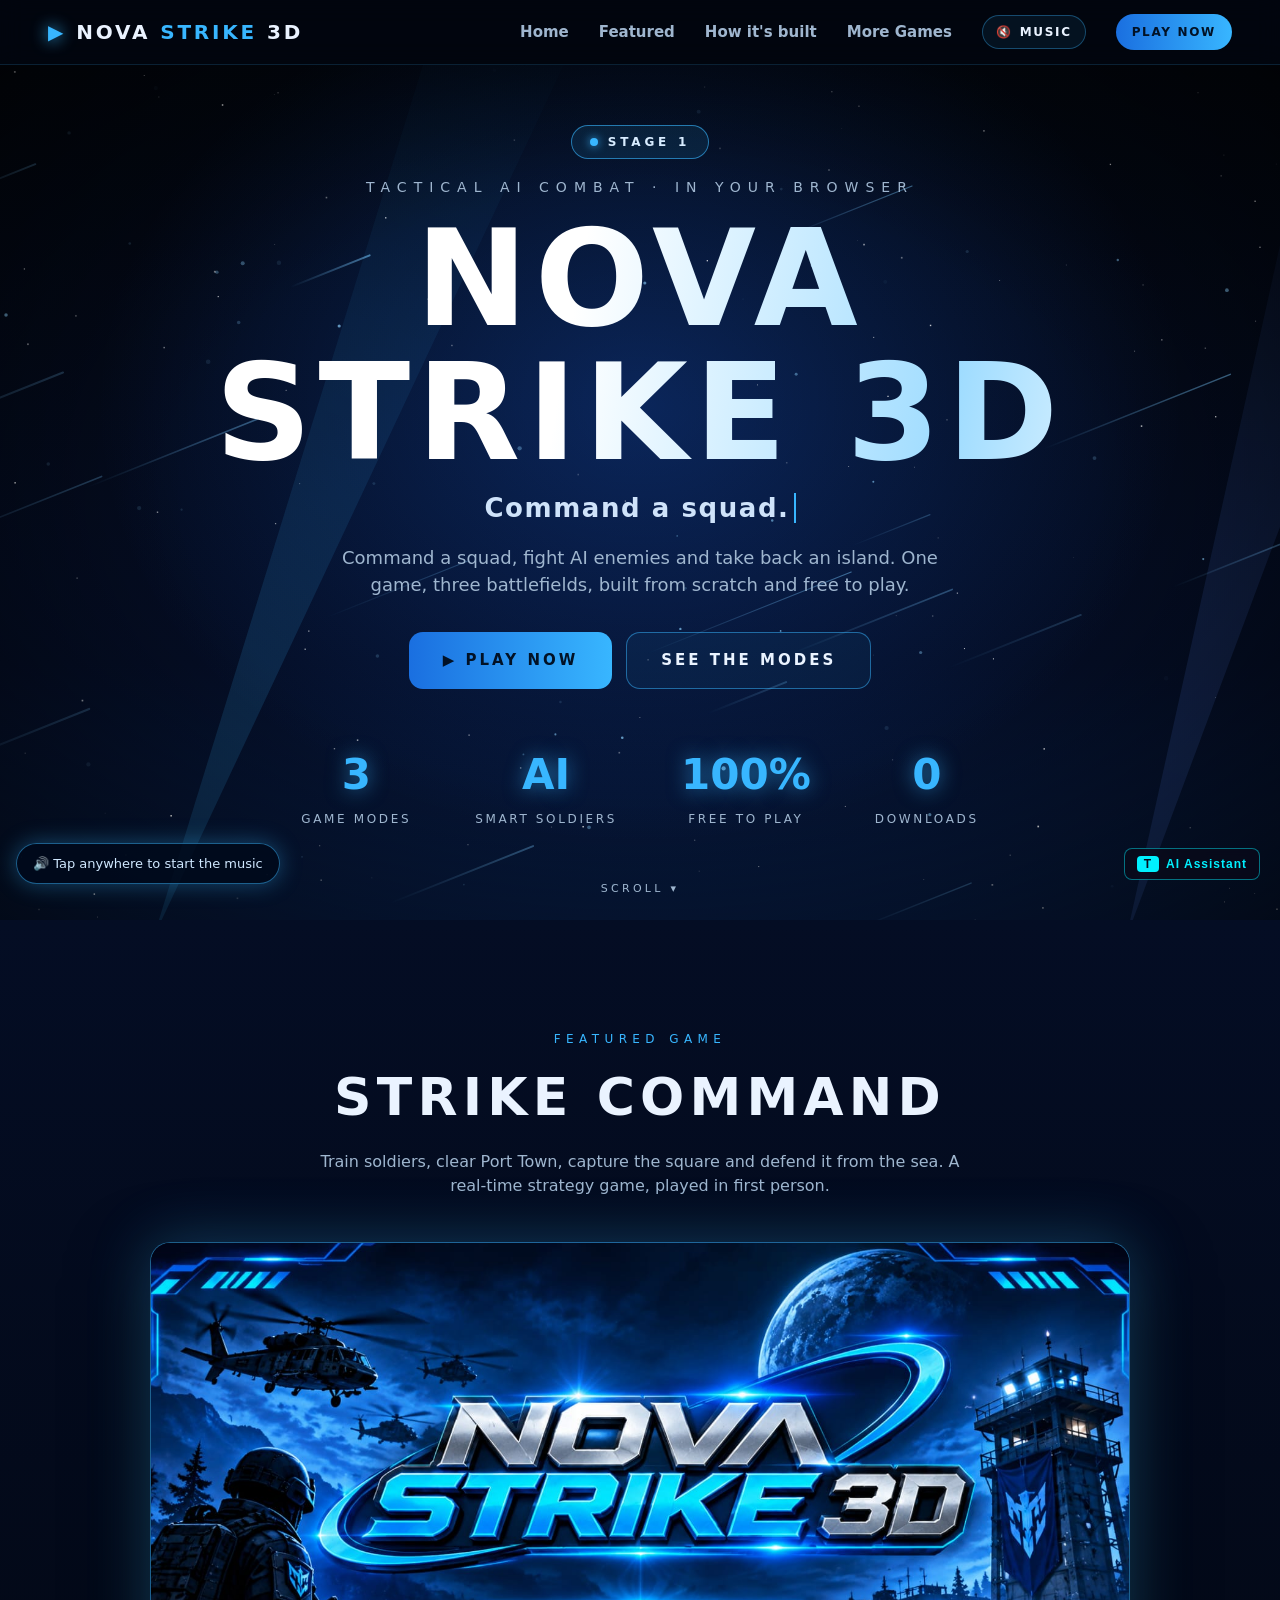
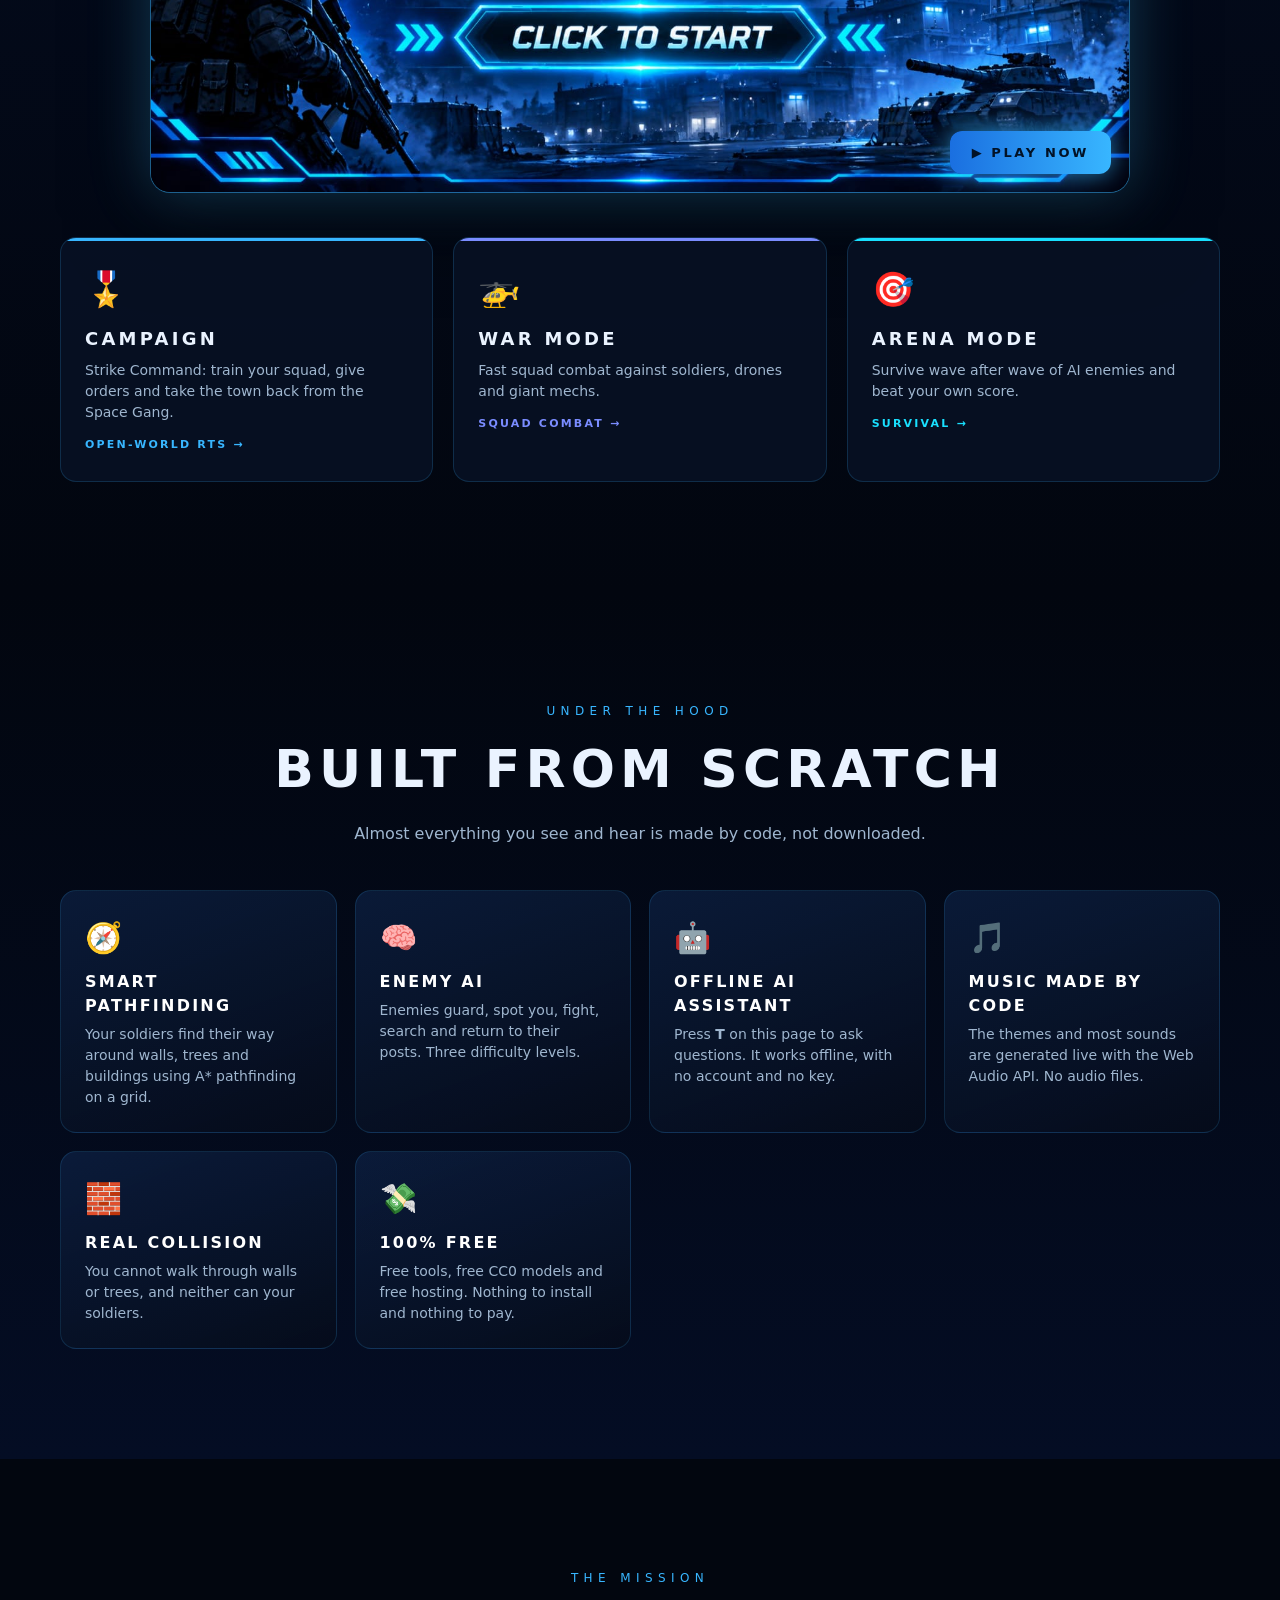
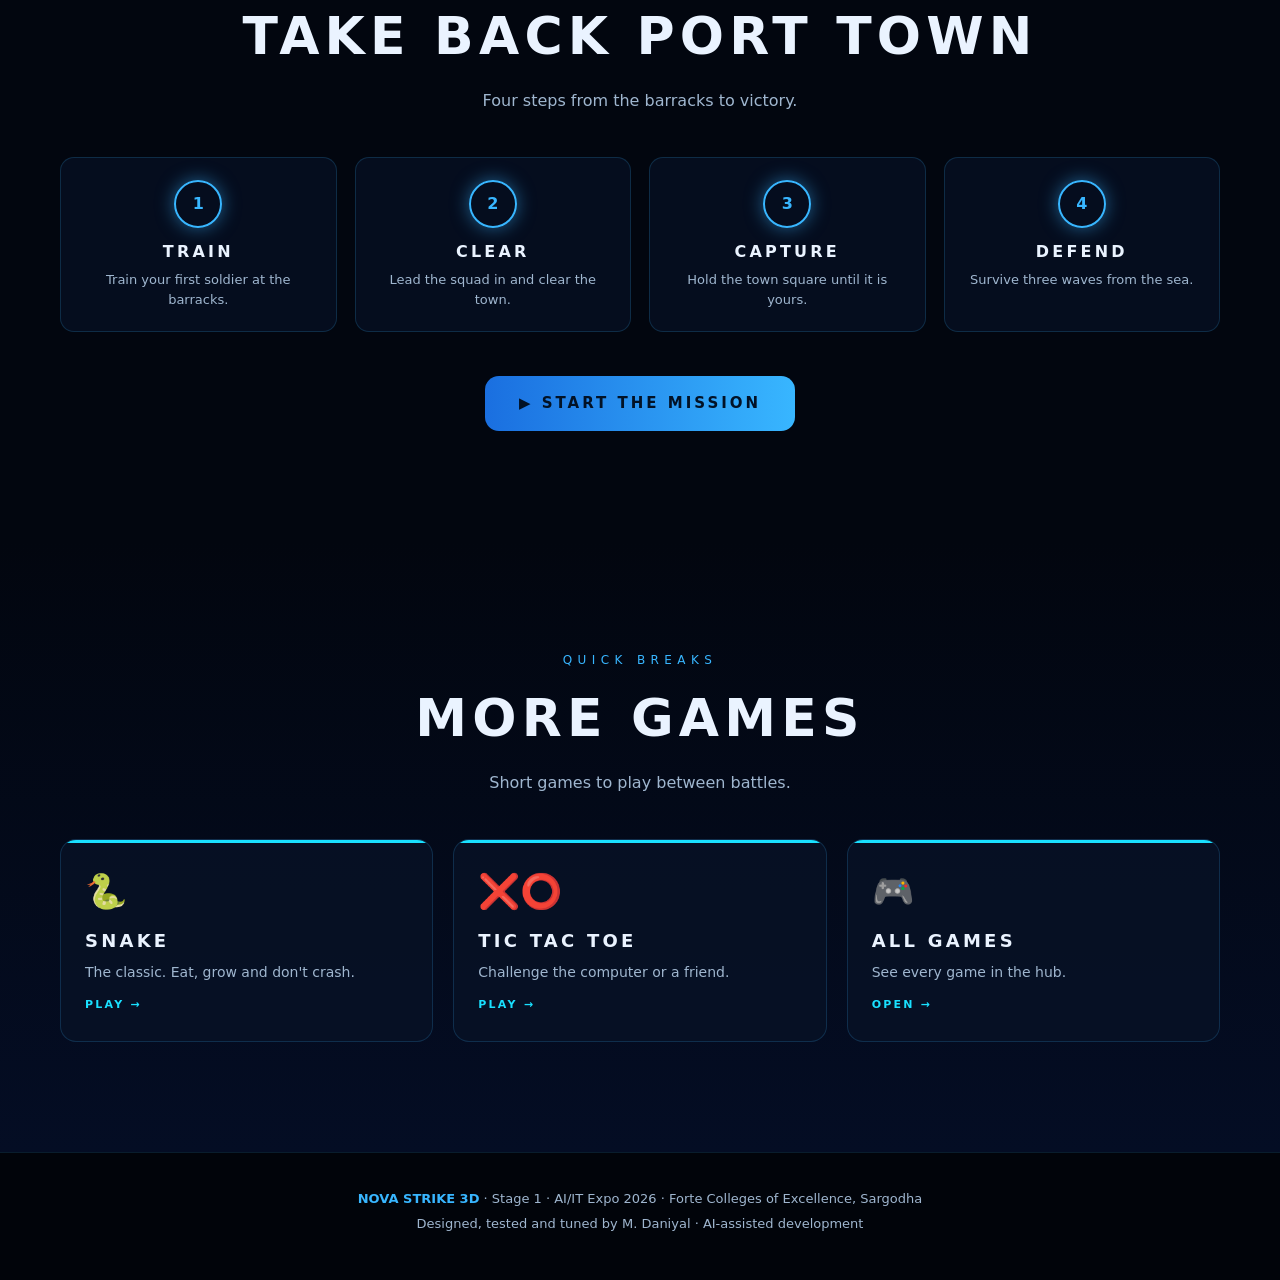
<file: index.html>
<!DOCTYPE html>
<html lang="en">
<head>
<meta charset="UTF-8">
<meta name="viewport" content="width=device-width, initial-scale=1">
<title>NOVA STRIKE 3D | Stage 1</title>
<meta name="description" content="NOVA STRIKE 3D: command a squad, fight AI enemies and take back an island. Free, in your browser.">
<script>document.documentElement.classList.add('js');</script>
<style>
:root{--ac:#38b6ff;--acr:56,182,255;--bg:#02060f;--txt:#eaf3ff;--mut:#9fb6cf}
*{box-sizing:border-box;margin:0;padding:0}
html{scroll-behavior:smooth}
body{background:var(--bg);color:var(--txt);font-family:'Segoe UI',system-ui,-apple-system,Arial,sans-serif;overflow-x:hidden;line-height:1.5}
a{color:inherit;text-decoration:none}
button{font:inherit;color:inherit}


/* ---------- navbar ---------- */
nav{position:sticky;top:0;z-index:50;display:flex;align-items:center;justify-content:space-between;gap:12px;padding:14px clamp(14px,4vw,48px);background:rgba(2,6,15,.72);-webkit-backdrop-filter:blur(12px);backdrop-filter:blur(12px);border-bottom:1px solid rgba(var(--acr),.16)}
.brand{display:flex;align-items:center;gap:10px;font-weight:900;letter-spacing:.14em;font-size:clamp(15px,2vw,20px)}
.brand i{font-style:normal;color:var(--ac);filter:drop-shadow(0 0 8px var(--ac))}
.brand b{color:var(--ac)}
.links{display:flex;align-items:center;gap:clamp(10px,2.4vw,30px)}
.links a.l{color:var(--mut);font-weight:600;font-size:15px;transition:color .2s}
.links a.l:hover{color:#fff}
#music-btn{display:flex;align-items:center;gap:7px;background:rgba(var(--acr),.08);border:1px solid rgba(var(--acr),.35);border-radius:999px;padding:7px 13px;cursor:pointer;font-size:12px;letter-spacing:.14em;font-weight:700;transition:background .2s,box-shadow .2s}
#music-btn:hover{background:rgba(var(--acr),.2);box-shadow:0 0 16px rgba(var(--acr),.4)}
#music-btn.on #mi{animation:eq 1s ease-in-out infinite}
@keyframes eq{0%,100%{transform:scale(1)}50%{transform:scale(1.25)}}
.navplay{background:linear-gradient(90deg,#1a6fe0,var(--ac));color:#021226;font-weight:800;letter-spacing:.14em;font-size:12px;padding:9px 16px;border-radius:999px;transition:box-shadow .2s,transform .2s}
.navplay:hover{box-shadow:0 0 22px rgba(var(--acr),.7);transform:translateY(-1px)}
@media(max-width:720px){.links a.l{display:none}#music-btn .lbl{display:none}}


/* ---------- hero ---------- */
.hero{position:relative;min-height:calc(100vh - 62px);display:flex;align-items:center;justify-content:center;text-align:center;overflow:hidden;padding:60px 18px 90px;
  background:radial-gradient(ellipse at calc(50% + var(--gx,0px)) calc(40% + var(--gy,0px)),rgba(30,110,255,.28),rgba(2,6,15,0) 60%),linear-gradient(180deg,#02060f,#040d24 70%,#06193d)}
#fx{position:absolute;inset:0;width:100%;height:100%;display:block}
.hero:after{content:"";position:absolute;inset:0;pointer-events:none;background:radial-gradient(ellipse at center,rgba(0,0,0,0) 50%,rgba(0,0,0,.6) 100%)}
.hero-in{position:relative;z-index:2;max-width:980px}
.stage{display:inline-flex;align-items:center;gap:10px;margin-bottom:18px;padding:7px 18px;border-radius:999px;border:1px solid rgba(var(--acr),.6);background:rgba(var(--acr),.1);font-size:12px;font-weight:800;letter-spacing:.32em;color:#d8ecff;animation:stg 3s ease-in-out infinite}
.stage i{display:block;width:8px;height:8px;border-radius:50%;background:var(--ac);box-shadow:0 0 10px var(--ac)}
@keyframes stg{0%,100%{box-shadow:0 0 10px rgba(var(--acr),.3)}50%{box-shadow:0 0 26px rgba(var(--acr),.8)}}
.kicker{letter-spacing:.5em;font-size:clamp(10px,1.4vw,14px);color:var(--mut);text-transform:uppercase}
.title{margin:14px 0 6px;font-size:clamp(40px,10.5vw,138px);line-height:1;font-weight:900;letter-spacing:.05em;
  background:linear-gradient(100deg,#fff 20%,#9fdcff 38%,#fff 50%,#38b6ff 62%,#1e6fff 80%);background-size:220% 100%;-webkit-background-clip:text;background-clip:text;color:transparent;
  animation:shine 5s linear infinite,glow 3.6s ease-in-out infinite}
@keyframes shine{from{background-position:120% 0}to{background-position:-100% 0}}
@keyframes glow{0%,100%{filter:drop-shadow(0 0 14px rgba(var(--acr),.35))}50%{filter:drop-shadow(0 0 36px rgba(var(--acr),.85))}}
.tag{height:1.6em;margin-top:8px;font-size:clamp(16px,2.4vw,26px);color:#cfe3fa;font-weight:600;letter-spacing:.06em}
.tag span{border-right:2px solid var(--ac);padding-right:4px;animation:caret .8s steps(1) infinite}
@keyframes caret{50%{border-color:transparent}}
.sub{max-width:640px;margin:14px auto 0;color:var(--mut);font-size:clamp(14px,1.6vw,18px)}
.cta{display:flex;flex-wrap:wrap;gap:14px;justify-content:center;margin-top:34px}
.btn{display:inline-flex;align-items:center;gap:10px;padding:16px 34px;border-radius:14px;font-weight:900;letter-spacing:.2em;font-size:15px;cursor:pointer;transition:transform .2s,box-shadow .2s,background .2s}
.btn.p{background:linear-gradient(90deg,#1a6fe0,var(--ac));color:#021226;position:relative;animation:ring 2.4s ease-out infinite}
.btn.p:hover{transform:translateY(-3px) scale(1.03);box-shadow:0 0 40px rgba(var(--acr),.75)}
@keyframes ring{0%{box-shadow:0 0 0 0 rgba(var(--acr),.55)}70%,100%{box-shadow:0 0 0 22px rgba(var(--acr),0)}}
.btn.s{border:1px solid rgba(var(--acr),.5);background:rgba(var(--acr),.06)}
.btn.s:hover{background:rgba(var(--acr),.18);transform:translateY(-3px)}
.stats{display:flex;flex-wrap:wrap;gap:clamp(18px,5vw,64px);justify-content:center;margin-top:54px}
.stat b{display:block;font-size:clamp(26px,4vw,42px);color:var(--ac);text-shadow:0 0 20px rgba(var(--acr),.6)}
.stat span{font-size:12px;letter-spacing:.22em;color:var(--mut);text-transform:uppercase}
.scrollhint{position:absolute;left:50%;bottom:22px;z-index:2;transform:translateX(-50%);color:var(--mut);font-size:11px;letter-spacing:.3em;animation:bob 1.8s ease-in-out infinite}
@keyframes bob{0%,100%{transform:translate(-50%,0)}50%{transform:translate(-50%,8px)}}


/* ---------- sections ---------- */
section{position:relative;padding:clamp(60px,10vw,110px) clamp(16px,5vw,60px)}
.wrap{max-width:1180px;margin:0 auto}
.sk{letter-spacing:.45em;font-size:12px;color:var(--ac);text-transform:uppercase;text-align:center}
h2{text-align:center;font-size:clamp(28px,5vw,52px);font-weight:900;letter-spacing:.1em;margin:10px 0 14px;text-transform:uppercase}
.lead{max-width:640px;margin:0 auto 44px;text-align:center;color:var(--mut)}
.js .rv{opacity:0;transform:translateY(28px);transition:opacity .8s ease,transform .8s ease}
.js .rv.in{opacity:1;transform:none}


/* featured poster */
.feat{background:linear-gradient(180deg,#040d24,#02060f)}
.poster-wrap{perspective:1100px;max-width:980px;margin:0 auto}
.poster{display:block;position:relative;aspect-ratio:16/9;border-radius:20px;overflow:hidden;border:1px solid rgba(var(--acr),.5);background:radial-gradient(circle at 50% 40%,#0b2b6b,#02060f);transition:transform .15s ease-out,box-shadow .3s;box-shadow:0 0 60px rgba(var(--acr),.3),0 30px 80px rgba(0,0,0,.6);transform-style:preserve-3d}
.poster:hover{box-shadow:0 0 90px rgba(var(--acr),.55),0 30px 80px rgba(0,0,0,.6)}
.poster img{position:absolute;inset:0;width:100%;height:100%;object-fit:cover;display:block}
.poster:before{content:"";position:absolute;inset:0;z-index:2;pointer-events:none;background:linear-gradient(105deg,transparent 40%,rgba(255,255,255,.28) 50%,transparent 60%);background-size:260% 100%;background-position:150% 0;animation:sweep 6s ease-in-out infinite}
@keyframes sweep{0%{background-position:150% 0}45%,100%{background-position:-60% 0}}
.poster .go{position:absolute;right:18px;bottom:18px;z-index:3;background:linear-gradient(90deg,#1a6fe0,var(--ac));color:#021226;font-weight:900;letter-spacing:.2em;font-size:13px;padding:12px 22px;border-radius:12px;box-shadow:0 0 26px rgba(var(--acr),.7);animation:ring 2.4s ease-out infinite}
.modes{display:grid;grid-template-columns:repeat(auto-fit,minmax(250px,1fr));gap:20px;margin-top:44px}
.mode{position:relative;display:block;padding:26px 24px;border-radius:16px;background:rgba(8,18,38,.8);border:1px solid rgba(var(--acr),.18);overflow:hidden;transition:transform .25s,box-shadow .25s,border-color .25s}
.mode:before{content:"";position:absolute;left:0;top:0;right:0;height:3px;background:var(--c)}
.mode:hover{transform:translateY(-8px);border-color:var(--c);box-shadow:0 14px 44px rgba(0,0,0,.5),0 0 32px var(--g)}
.mode .ic{font-size:34px;margin-bottom:10px}
.mode h3{letter-spacing:.18em;font-size:18px;margin-bottom:8px}
.mode p{color:var(--mut);font-size:14px}
.mode .tg{display:inline-block;margin-top:14px;font-size:11px;letter-spacing:.2em;color:var(--c);font-weight:800}


/* features */
.grid{display:grid;grid-template-columns:repeat(auto-fit,minmax(260px,1fr));gap:18px}
.card{padding:24px;border-radius:16px;background:linear-gradient(160deg,rgba(14,34,70,.7),rgba(6,12,26,.85));border:1px solid rgba(var(--acr),.16);transition:transform .25s,border-color .25s,box-shadow .25s}
.card:hover{transform:translateY(-6px);border-color:rgba(var(--acr),.6);box-shadow:0 0 30px rgba(var(--acr),.25)}
.card .ic{font-size:30px;margin-bottom:10px}
.card h3{font-size:16px;letter-spacing:.14em;margin-bottom:6px;color:#fff}
.card p{font-size:14px;color:var(--mut)}


/* mission strip */
.steps{display:grid;grid-template-columns:repeat(auto-fit,minmax(200px,1fr));gap:18px;counter-reset:s;position:relative}
.step{position:relative;padding:22px 20px;border-radius:14px;background:rgba(8,18,38,.7);border:1px solid rgba(var(--acr),.18);text-align:center}
.step:before{counter-increment:s;content:counter(s);display:grid;place-items:center;width:44px;height:44px;margin:0 auto 12px;border-radius:50%;border:2px solid var(--ac);color:var(--ac);font-weight:900;box-shadow:0 0 18px rgba(var(--acr),.5)}
.step h4{letter-spacing:.2em;margin-bottom:6px}
.step p{font-size:13px;color:var(--mut)}


/* more games */
.more .modes{margin-top:0}
.mini{--c:#19e0ff;--g:rgba(25,224,255,.35)}


/* footer */
footer{padding:36px 16px 46px;text-align:center;color:var(--mut);font-size:13px;border-top:1px solid rgba(var(--acr),.14);background:#01040a}
footer b{color:var(--ac)}


/* music hint */
#hint{position:fixed;left:16px;bottom:16px;z-index:60;padding:10px 16px;border-radius:999px;background:rgba(0,10,28,.85);border:1px solid rgba(var(--acr),.5);color:#cfe8ff;font-size:13px;box-shadow:0 0 22px rgba(var(--acr),.35);opacity:0;pointer-events:none;transition:opacity .5s}
#hint.show{opacity:1}


@media(prefers-reduced-motion:reduce){.title,.btn.p,.poster:before,.poster .go,.scrollhint,.tag span,.stage{animation:none}.js .rv{opacity:1;transform:none;transition:none}html{scroll-behavior:auto}}
</style>
</head>
<body id="top">


<nav>
  <a class="brand" href="#top"><i>▶</i>NOVA <b>STRIKE</b> 3D</a>
  <div class="links">
    <a class="l" href="#top">Home</a>
    <a class="l" href="#featured">Featured</a>
    <a class="l" href="#built">How it's built</a>
    <a class="l" href="#more">More Games</a>
    <button id="music-btn" type="button" aria-label="Music on or off"><span id="mi">🔇</span><span class="lbl">MUSIC</span></button>
    <a class="navplay" href="play.html">PLAY NOW</a>
  </div>
</nav>


<header class="hero" id="hero">
  <canvas id="fx"></canvas>
  <div class="hero-in">
    <div class="stage"><i></i>STAGE 1</div>
    <div class="kicker">Tactical AI Combat · In your browser</div>
    <h1 class="title">NOVA STRIKE 3D</h1>
    <div class="tag"><span id="typed"></span></div>
    <p class="sub">Command a squad, fight AI enemies and take back an island. One game, three battlefields, built from scratch and free to play.</p>
    <div class="cta">
      <a class="btn p" href="play.html">▶ PLAY NOW</a>
      <a class="btn s" href="#featured">SEE THE MODES</a>
    </div>
    <div class="stats">
      <div class="stat"><b data-count="3">3</b><span>Game modes</span></div>
      <div class="stat"><b>AI</b><span>Smart soldiers</span></div>
      <div class="stat"><b data-count="100" data-suf="%">100%</b><span>Free to play</span></div>
      <div class="stat"><b data-count="0">0</b><span>Downloads</span></div>
    </div>
  </div>
  <div class="scrollhint">SCROLL ▾</div>
</header>


<section class="feat" id="featured">
  <div class="wrap">
    <div class="sk rv">Featured game</div>
    <h2 class="rv">Strike Command</h2>
    <p class="lead rv">Train soldiers, clear Port Town, capture the square and defend it from the sea. A real-time strategy game, played in first person.</p>


    <div class="poster-wrap rv">
      <a class="poster" id="poster" href="play.html" aria-label="Play NOVA STRIKE 3D">
        <img src="games/campaign/menu.jpeg" alt="NOVA STRIKE 3D title art" onerror="this.style.display='none'">
        <span class="go">▶ PLAY NOW</span>
      </a>
    </div>


    <div class="modes">
      <a class="mode rv" href="play.html" style="--c:#38b6ff;--g:rgba(56,182,255,.35)">
        <div class="ic">🎖️</div><h3>CAMPAIGN</h3>
        <p>Strike Command: train your squad, give orders and take the town back from the Space Gang.</p>
        <span class="tg">OPEN-WORLD RTS →</span>
      </a>
      <a class="mode rv" href="play.html" style="--c:#7a8cff;--g:rgba(122,140,255,.35)">
        <div class="ic">🚁</div><h3>WAR MODE</h3>
        <p>Fast squad combat against soldiers, drones and giant mechs.</p>
        <span class="tg">SQUAD COMBAT →</span>
      </a>
      <a class="mode rv" href="play.html" style="--c:#19e0ff;--g:rgba(25,224,255,.35)">
        <div class="ic">🎯</div><h3>ARENA MODE</h3>
        <p>Survive wave after wave of AI enemies and beat your own score.</p>
        <span class="tg">SURVIVAL →</span>
      </a>
    </div>
  </div>
</section>


<section id="built" style="background:linear-gradient(180deg,#02060f,#040d24)">
  <div class="wrap">
    <div class="sk rv">Under the hood</div>
    <h2 class="rv">Built from scratch</h2>
    <p class="lead rv">Almost everything you see and hear is made by code, not downloaded.</p>
    <div class="grid">
      <div class="card rv"><div class="ic">🧭</div><h3>SMART PATHFINDING</h3><p>Your soldiers find their way around walls, trees and buildings using A* pathfinding on a grid.</p></div>
      <div class="card rv"><div class="ic">🧠</div><h3>ENEMY AI</h3><p>Enemies guard, spot you, fight, search and return to their posts. Three difficulty levels.</p></div>
      <div class="card rv"><div class="ic">🤖</div><h3>OFFLINE AI ASSISTANT</h3><p>Press <b>T</b> on this page to ask questions. It works offline, with no account and no key.</p></div>
      <div class="card rv"><div class="ic">🎵</div><h3>MUSIC MADE BY CODE</h3><p>The themes and most sounds are generated live with the Web Audio API. No audio files.</p></div>
      <div class="card rv"><div class="ic">🧱</div><h3>REAL COLLISION</h3><p>You cannot walk through walls or trees, and neither can your soldiers.</p></div>
      <div class="card rv"><div class="ic">💸</div><h3>100% FREE</h3><p>Free tools, free CC0 models and free hosting. Nothing to install and nothing to pay.</p></div>
    </div>
  </div>
</section>


<section>
  <div class="wrap">
    <div class="sk rv">The mission</div>
    <h2 class="rv">Take back Port Town</h2>
    <p class="lead rv">Four steps from the barracks to victory.</p>
    <div class="steps">
      <div class="step rv"><h4>TRAIN</h4><p>Train your first soldier at the barracks.</p></div>
      <div class="step rv"><h4>CLEAR</h4><p>Lead the squad in and clear the town.</p></div>
      <div class="step rv"><h4>CAPTURE</h4><p>Hold the town square until it is yours.</p></div>
      <div class="step rv"><h4>DEFEND</h4><p>Survive three waves from the sea.</p></div>
    </div>
    <div class="cta rv" style="margin-top:44px"><a class="btn p" href="play.html">▶ START THE MISSION</a></div>
  </div>
</section>


<section class="more" id="more" style="background:linear-gradient(180deg,#02060f,#040d24)">
  <div class="wrap">
    <div class="sk rv">Quick breaks</div>
    <h2 class="rv">More games</h2>
    <p class="lead rv">Short games to play between battles.</p>
    <div class="modes">
      <a class="mode mini rv" href="games/snake.html"><div class="ic">🐍</div><h3>SNAKE</h3><p>The classic. Eat, grow and don't crash.</p><span class="tg">PLAY →</span></a>
      <a class="mode mini rv" href="games/tictactoe.html"><div class="ic">❌⭕</div><h3>TIC TAC TOE</h3><p>Challenge the computer or a friend.</p><span class="tg">PLAY →</span></a>
      <a class="mode mini rv" href="more-games.html"><div class="ic">🎮</div><h3>ALL GAMES</h3><p>See every game in the hub.</p><span class="tg">OPEN →</span></a>
    </div>
  </div>
</section>


<footer>
  <p><b>NOVA STRIKE 3D</b> · Stage 1 · AI/IT Expo 2026 · Forte Colleges of Excellence, Sargodha</p>
  <p style="margin-top:6px">Designed, tested and tuned by M. Daniyal · AI-assisted development</p>
</footer>


<div id="hint">🔊 Tap anywhere to start the music</div>


<script>
/* =========================================================
   Hero animation: blue streaks, sparks, stars, searchlights
   ========================================================= */
(function () {
  var cv = document.getElementById('fx'), hero = document.getElementById('hero');
  var g = cv.getContext('2d');
  var W = 0, H = 0, dpr = 1, stars = [], streaks = [], sparks = [], vis = true;
  var reduce = window.matchMedia && window.matchMedia('(prefers-reduced-motion: reduce)').matches;
  var DX = Math.cos(-0.38), DY = Math.sin(-0.38);
  function rnd(a, b) { return a + Math.random() * (b - a); }


  function newStreak(init) {
    var len = rnd(80, 240);
    return { x: init ? rnd(-len, W) : -len, y: init ? rnd(0, H) : rnd(H * 0.2, H * 1.2), len: len, spd: rnd(380, 900), a: rnd(0.2, 0.6), w: rnd(1, 2.2) };
  }
  function newSpark(init) {
    return { x: rnd(0, W), y: init ? rnd(0, H) : H + 10, r: rnd(0.8, 2.3), vy: rnd(16, 55), sw: rnd(0.5, 2), ph: rnd(0, 6.28) };
  }
  function resize() {
    dpr = Math.min(window.devicePixelRatio || 1, 1.5);
    W = hero.clientWidth; H = hero.clientHeight;
    cv.width = Math.floor(W * dpr); cv.height = Math.floor(H * dpr);
    g.setTransform(dpr, 0, 0, dpr, 0, 0);
    stars = []; var ns = Math.round(W * H / 9000);
    for (var i = 0; i < ns; i++) stars.push({ x: rnd(0, W), y: rnd(0, H), r: rnd(0.6, 1.8), p: rnd(0, 6.28), s: rnd(0.5, 2) });
    streaks = []; var nk = Math.round(Math.min(26, Math.max(8, W / 70)));
    for (i = 0; i < nk; i++) streaks.push(newStreak(true));
    sparks = []; var np = Math.round(Math.min(70, W / 20));
    for (i = 0; i < np; i++) sparks.push(newSpark(true));
  }
  function beam(x, y, ang, col) {
    var len = H * 1.2, w = 0.07;
    var gr = g.createLinearGradient(x, y, x + Math.cos(ang) * len, y + Math.sin(ang) * len);
    gr.addColorStop(0, 'rgba(' + col + ',.20)'); gr.addColorStop(1, 'rgba(' + col + ',0)');
    g.fillStyle = gr; g.beginPath(); g.moveTo(x, y);
    g.lineTo(x + Math.cos(ang - w) * len, y + Math.sin(ang - w) * len);
    g.lineTo(x + Math.cos(ang + w) * len, y + Math.sin(ang + w) * len);
    g.closePath(); g.fill();
  }
  var last = 0;
  function frame(ts) {
    requestAnimationFrame(frame);
    if (!vis) return;
    var t = ts / 1000, dt = Math.min(0.05, Math.max(0, t - last)); last = t;
    g.clearRect(0, 0, W, H);
    g.globalCompositeOperation = 'source-over';
    g.fillStyle = '#fff';
    for (var i = 0; i < stars.length; i++) {
      var s = stars[i];
      g.globalAlpha = 0.2 + 0.7 * (0.5 + 0.5 * Math.sin(t * s.s + s.p));
      g.fillRect(s.x, s.y, s.r, s.r);
    }
    g.globalAlpha = 1;
    g.globalCompositeOperation = 'lighter';
    beam(W * 0.12, H * 1.02, -Math.PI / 2 + Math.sin(t * 0.35) * 0.55, '56,182,255');
    beam(W * 0.88, H * 1.02, -Math.PI / 2 + Math.sin(t * 0.28 + 2) * 0.55, '90,140,255');
    g.lineCap = 'round';
    for (i = 0; i < streaks.length; i++) {
      var k = streaks[i];
      k.x += DX * k.spd * dt; k.y += DY * k.spd * dt;
      if (k.x > W + k.len || k.y < -k.len) streaks[i] = newStreak(false);
      var tx = k.x - DX * k.len, ty = k.y - DY * k.len;
      var gr = g.createLinearGradient(tx, ty, k.x, k.y);
      gr.addColorStop(0, 'rgba(120,200,255,0)'); gr.addColorStop(1, 'rgba(120,200,255,' + k.a.toFixed(2) + ')');
      g.strokeStyle = gr; g.lineWidth = k.w; g.beginPath(); g.moveTo(tx, ty); g.lineTo(k.x, k.y); g.stroke();
    }
    g.fillStyle = 'rgb(140,210,255)';
    for (i = 0; i < sparks.length; i++) {
      var e = sparks[i];
      e.y -= e.vy * dt; e.x += Math.sin(t * e.sw + e.ph) * 14 * dt;
      if (e.y < -10) sparks[i] = newSpark(false);
      var a = 0.35 + 0.35 * Math.sin(t * 3 + e.ph);
      a *= Math.min(1, (H - e.y) / (H * 0.15)); a *= Math.min(1, Math.max(0, e.y) / (H * 0.3));
      g.globalAlpha = Math.max(0, a);
      g.beginPath(); g.arc(e.x, e.y, e.r, 0, 6.283); g.fill();
    }
    g.globalAlpha = 1; g.globalCompositeOperation = 'source-over';
  }
  resize();
  window.addEventListener('resize', resize);
  if ('IntersectionObserver' in window) {
    new IntersectionObserver(function (en) { vis = en[0].isIntersecting; }).observe(hero);
  }
  if (!reduce) requestAnimationFrame(frame);


  // glow follows the mouse
  if (!reduce) hero.addEventListener('pointermove', function (e) {
    if (e.pointerType === 'touch') return;
    var r = hero.getBoundingClientRect();
    hero.style.setProperty('--gx', ((e.clientX - r.left) / r.width - 0.5) * 120 + 'px');
    hero.style.setProperty('--gy', ((e.clientY - r.top) / r.height - 0.5) * 70 + 'px');
  });
})();


/* =========================================================
   Typed tagline
   ========================================================= */
(function () {
  var el = document.getElementById('typed');
  var words = ['Command a squad.', 'Capture Port Town.', 'Defend it from the sea.', 'Built from scratch.'];
  if (window.matchMedia && window.matchMedia('(prefers-reduced-motion: reduce)').matches) { el.textContent = words[0]; return; }
  var w = 0, c = 0, del = false;
  function tick() {
    var s = words[w];
    if (!del) { c++; el.textContent = s.slice(0, c); if (c === s.length) { del = true; return setTimeout(tick, 1500); } }
    else { c--; el.textContent = s.slice(0, c); if (c === 0) { del = false; w = (w + 1) % words.length; } }
    setTimeout(tick, del ? 28 : 65);
  }
  tick();
})();


/* =========================================================
   Scroll reveal + count-up numbers + poster tilt
   ========================================================= */
(function () {
  var items = document.querySelectorAll('.rv');
  if (!('IntersectionObserver' in window)) { items.forEach(function (n) { n.classList.add('in'); }); }
  else {
    var io = new IntersectionObserver(function (en) {
      en.forEach(function (x) { if (x.isIntersecting) { x.target.classList.add('in'); io.unobserve(x.target); } });
    }, { threshold: 0.12 });
    items.forEach(function (n, i) { n.style.transitionDelay = (i % 3) * 90 + 'ms'; io.observe(n); });
  }


  document.querySelectorAll('[data-count]').forEach(function (n) {
    var to = +n.dataset.count, suf = n.dataset.suf || '', t0 = null;
    if (!to) return;
    n.textContent = '0' + suf;
    setTimeout(function () {
      function step(ts) {
        if (!t0) t0 = ts;
        var p = Math.min(1, (ts - t0) / 1400);
        n.textContent = Math.round(to * (1 - Math.pow(1 - p, 3))) + suf;
        if (p < 1) requestAnimationFrame(step);
      }
      requestAnimationFrame(step);
    }, 500);
  });


  var po = document.getElementById('poster');
  if (po && !(window.matchMedia && window.matchMedia('(pointer: coarse)').matches)) {
    po.addEventListener('pointermove', function (e) {
      var r = po.getBoundingClientRect();
      var x = (e.clientX - r.left) / r.width - 0.5, y = (e.clientY - r.top) / r.height - 0.5;
      po.style.transform = 'rotateY(' + (x * 8).toFixed(2) + 'deg) rotateX(' + (-y * 6).toFixed(2) + 'deg) scale(1.015)';
    });
    po.addEventListener('pointerleave', function () { po.style.transform = ''; });
  }
})();


/* =========================================================
   Music (made in code, starts on the first click, tap or key)
   ========================================================= */
(function () {
  var KEY = 'nova_home_music';
  var AC = window.AudioContext || window.webkitAudioContext;
  var btn = document.getElementById('music-btn'), icon = document.getElementById('mi'), hint = document.getElementById('hint');
  var ac = null, master = null, rev = null, playing = false, timer = 0, nextT = 0, stepI = 0, bar = 0, stopTok = 0;
  var want = true;
  try { want = localStorage.getItem(KEY) !== 'off'; } catch (e) {}


  // Dm | Bb | F | C
  var PAD = [[50, 53, 57, 62], [46, 50, 53, 58], [53, 57, 60, 65], [48, 52, 55, 60]];
  var BASS = [38, 34, 41, 36];
  var ARP = [0, 1, 2, 3, 2, 1, 0, 1, 2, 3, 2, 1];
  var STEP = 0.5;
  function mtof(m) { return 440 * Math.pow(2, (m - 69) / 12); }


  function volume() {
    var m = 0.8, u = 0.7;
    try {
      var s = JSON.parse(localStorage.getItem('nova_settings'));
      if (s) { if (typeof s.master === 'number') m = s.master; if (typeof s.music === 'number') u = s.music; }
    } catch (e) {}
    return m * u * 0.9;
  }
  function ui() {
    icon.textContent = playing ? '🔊' : '🔇';
    btn.classList.toggle('on', playing);
  }
  function setup() {
    if (ac) return ac;
    if (!AC) return null;
    try { ac = new AC(); } catch (e) { return null; }
    var comp = ac.createDynamicsCompressor();
    master = ac.createGain(); master.gain.value = 0;
    master.connect(comp); comp.connect(ac.destination);
    var conv = ac.createConvolver(), len = Math.floor(ac.sampleRate * 2.6), buf = ac.createBuffer(2, len, ac.sampleRate);
    for (var c = 0; c < 2; c++) { var d = buf.getChannelData(c); for (var i = 0; i < len; i++) d[i] = (Math.random() * 2 - 1) * Math.pow(1 - i / len, 2.6); }
    conv.buffer = buf;
    rev = ac.createGain();
    var wet = ac.createGain(); wet.gain.value = 0.5;
    rev.connect(conv); conv.connect(wet); wet.connect(master);
    return ac;
  }
  function tone(type, f, t, dur, vol, att, rel, cut, send, det) {
    var o = ac.createOscillator(); o.type = type; o.frequency.value = f; if (det) o.detune.value = det;
    var fl = ac.createBiquadFilter(); fl.type = 'lowpass'; fl.frequency.value = cut;
    var g = ac.createGain();
    g.gain.setValueAtTime(0.0001, t);
    g.gain.linearRampToValueAtTime(vol, t + att);
    g.gain.setValueAtTime(vol, t + Math.max(dur, att + 0.01));
    g.gain.linearRampToValueAtTime(0.0001, t + Math.max(dur, att + 0.01) + rel);
    o.connect(fl); fl.connect(g); g.connect(master);
    if (send) { var s = ac.createGain(); s.gain.value = send; g.connect(s); s.connect(rev); }
    o.start(t); o.stop(t + Math.max(dur, att + 0.01) + rel + 0.05);
  }
  function boom(t) {
    var o = ac.createOscillator(); o.type = 'sine';
    o.frequency.setValueAtTime(90, t); o.frequency.exponentialRampToValueAtTime(40, t + 0.5);
    var g = ac.createGain(); g.gain.setValueAtTime(0.28, t); g.gain.exponentialRampToValueAtTime(0.0001, t + 1.4);
    o.connect(g); g.connect(master);
    var s = ac.createGain(); s.gain.value = 0.5; g.connect(s); s.connect(rev);
    o.start(t); o.stop(t + 1.5);
  }
  function sched(i, t) {
    var chord = PAD[bar], barLen = STEP * 12;
    if (i === 0) {
      for (var k = 0; k < chord.length; k++) {
        tone('sawtooth', mtof(chord[k]), t, barLen + 0.2, 0.022, 1.6, 1.6, 900, 0.5, -7);
        tone('sawtooth', mtof(chord[k]), t, barLen + 0.2, 0.022, 1.6, 1.6, 900, 0.5, 7);
      }
      tone('sine', mtof(BASS[bar]), t, barLen * 0.92, 0.12, 0.08, 0.5, 400, 0, 0);
      boom(t);
    }
    tone('triangle', mtof(chord[ARP[i]] + 12), t, 0.35, 0.05, 0.01, 0.5, 3200, 0.6, 0);
    if (i === 0 || i === 6) tone('sine', mtof(chord[0] + 24), t, 0.2, 0.025, 0.01, 1.2, 4000, 0.8, 0);
  }
  function tick() {
    if (!ac || !playing) return;
    if (nextT < ac.currentTime - 0.1) nextT = ac.currentTime + 0.05;
    while (nextT < ac.currentTime + 0.3) {
      sched(stepI, nextT);
      nextT += STEP; stepI++;
      if (stepI >= 12) { stepI = 0; bar = (bar + 1) % 4; }
    }
  }
  function start() {
    if (!setup()) return;
    stopTok++;
    ac.resume().catch(function () {});
    if (!playing) { playing = true; stepI = 0; bar = 0; nextT = ac.currentTime + 0.1; timer = setInterval(tick, 50); }
    var t = ac.currentTime;
    master.gain.cancelScheduledValues(t);
    master.gain.setValueAtTime(master.gain.value, t);
    master.gain.linearRampToValueAtTime(volume(), t + 3);
    ui(); hint.classList.remove('show');
  }
  function stop() {
    if (!ac || !playing) return;
    playing = false; ui();
    var t = ac.currentTime, tok = ++stopTok;
    master.gain.cancelScheduledValues(t);
    master.gain.setValueAtTime(master.gain.value, t);
    master.gain.linearRampToValueAtTime(0, t + 0.6);
    setTimeout(function () { if (tok === stopTok) clearInterval(timer); }, 800);
  }


  btn.addEventListener('click', function () {
    if (playing) { want = false; stop(); } else { want = true; start(); }
    try { localStorage.setItem(KEY, want ? 'on' : 'off'); } catch (e) {}
  });


  // first click, tap or key press anywhere starts the music (browsers need this)
  var evs = ['pointerdown', 'keydown', 'touchstart'];
  function first(e) {
    if (e.target && e.target.closest && e.target.closest('#music-btn')) { evs.forEach(function (n) { window.removeEventListener(n, first, true); }); return; }
    evs.forEach(function (n) { window.removeEventListener(n, first, true); });
    if (want && !playing) start();
  }
  if (AC) {
    evs.forEach(function (n) { window.addEventListener(n, first, true); });
    if (want) setTimeout(function () { if (!playing) hint.classList.add('show'); }, 900);
    setTimeout(function () { hint.classList.remove('show'); }, 7000);
  }


  document.addEventListener('visibilitychange', function () {
    if (!ac || !playing) return;
    if (document.hidden) ac.suspend().catch(function () {}); else ac.resume().catch(function () {});
  });
  ui();
})();
</script>


<!-- the T-key assistant of the website (unchanged file) -->
<script src="games/assistant.js"></script>
</body>
</html>
</file>
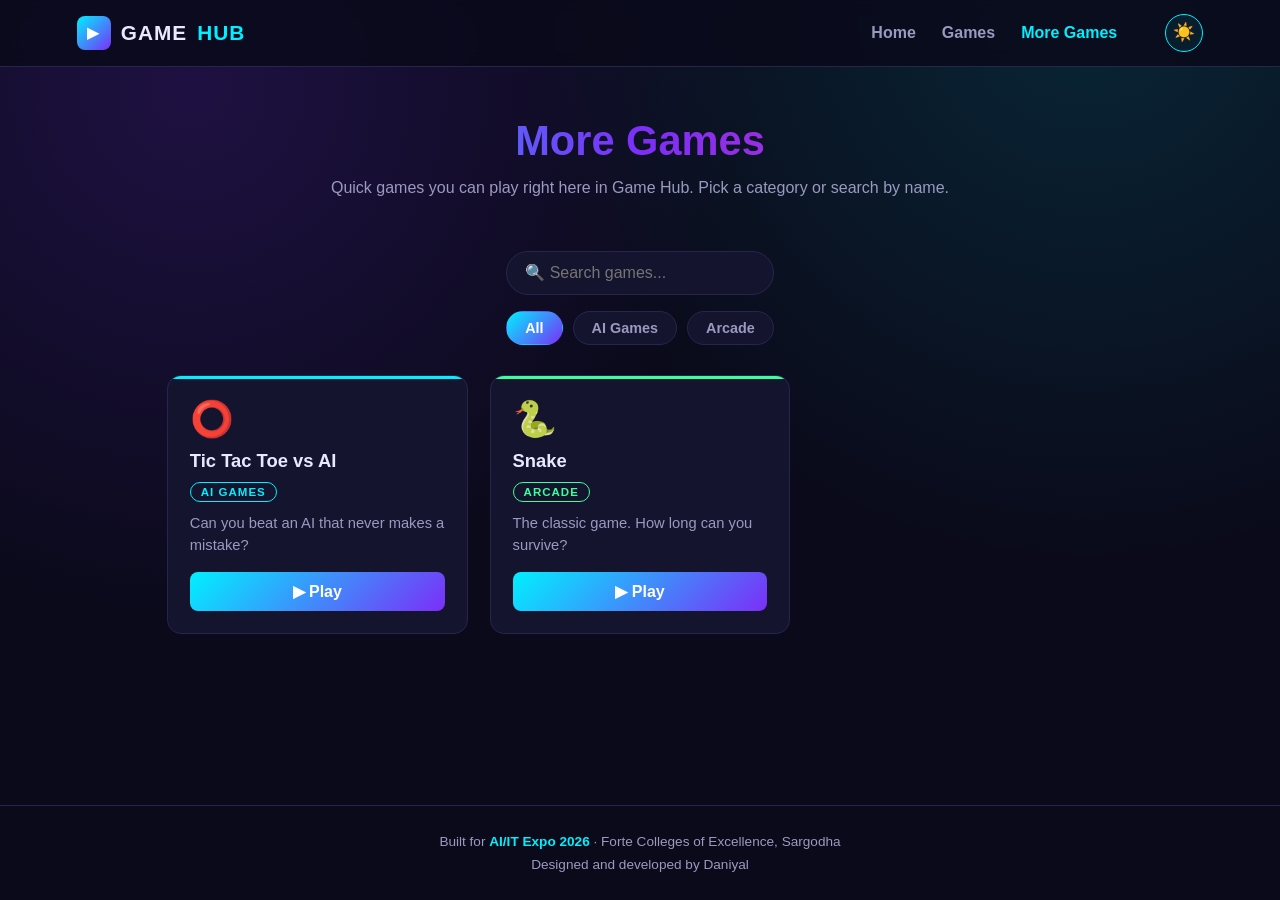
<file: more-games.html>
<!DOCTYPE html>
<html lang="en">
<head>
<meta charset="UTF-8">
<meta name="viewport" content="width=device-width, initial-scale=1.0">
<title>More Games | GameHub</title>
<script src="js/main.js"></script>
<style>
  :root {
    --bg: #0a0a1a;
    --bg2: #12122b;
    --card: #14142e;
    --text: #e8e8ff;
    --muted: #9a9ac0;
    --border: #26264d;
    --cyan: #00f0ff;
    --purple: #7b2ff7;
    --pink: #ff2d95;
    --green: #3dff9a;
    --yellow: #ffd84a;
    --nav-bg: rgba(10,10,26,0.85);
    --glow1: rgba(123,47,247,0.18);
    --glow2: rgba(0,240,255,0.12);
  }
  html[data-theme="light"] {
    --bg: #f3f5ff;
    --bg2: #e9ecfa;
    --card: #ffffff;
    --text: #252540;
    --muted: #51516e;
    --border: #d2d5eb;
    --cyan: #0077b6;
    --purple: #6a1fd6;
    --pink: #d6196f;
    --green: #0a8f55;
    --yellow: #8a6200;
    --nav-bg: rgba(255,255,255,0.9);
    --glow1: rgba(123,47,247,0.10);
    --glow2: rgba(0,170,255,0.10);
  }
  * { margin: 0; padding: 0; box-sizing: border-box; }
  body {
    font-family: 'Segoe UI', Arial, sans-serif;
    background: var(--bg);
    color: var(--text);
    min-height: 100vh;
    display: flex;
    flex-direction: column;
    background-image:
      radial-gradient(circle at 15% 10%, var(--glow1), transparent 40%),
      radial-gradient(circle at 85% 0%, var(--glow2), transparent 40%);
    background-attachment: fixed;
  }

  /* ---------- Navbar ---------- */
  .navbar {
    display: flex; align-items: center; justify-content: space-between;
    padding: 14px 6%;
    background: var(--nav-bg);
    backdrop-filter: blur(8px);
    border-bottom: 1px solid var(--border);
    position: sticky; top: 0; z-index: 10;
  }
  .logo { display: flex; align-items: center; gap: 10px; font-weight: 800; font-size: 1.3rem; text-decoration: none; color: var(--text); letter-spacing: 1px; }
  .logo-icon {
    width: 34px; height: 34px; border-radius: 8px;
    background: linear-gradient(135deg, #00f0ff, #7b2ff7);
    display: flex; align-items: center; justify-content: center;
    color: #fff; font-size: 0.95rem;
  }
  .logo b { color: var(--cyan); }
  .nav-links { display: flex; align-items: center; gap: 26px; list-style: none; }
  .nav-links a { color: var(--muted); text-decoration: none; font-weight: 600; transition: color .2s; }
  .nav-links a:hover, .nav-links a.active { color: var(--cyan); }

  /* ---------- Header ---------- */
  .page-head { text-align: center; padding: 50px 6% 20px; }
  .page-head h1 {
    font-size: 2.6rem; margin-bottom: 10px;
    background: linear-gradient(90deg, var(--cyan), var(--purple), var(--pink));
    -webkit-background-clip: text; background-clip: text; color: transparent;
  }
  .page-head p { color: var(--muted); max-width: 640px; margin: 0 auto; line-height: 1.6; }

  /* ---------- Controls ---------- */
  .controls { max-width: 1100px; margin: 30px auto 10px; padding: 0 6%; display: flex; flex-direction: column; align-items: center; gap: 16px; }
  .search {
    width: 100%; max-width: 420px;
    padding: 12px 18px; border-radius: 30px;
    background: var(--card); border: 1px solid var(--border);
    color: var(--text); font-size: 1rem; outline: none;
    transition: border-color .2s, box-shadow .2s;
  }
  .search:focus { border-color: var(--cyan); box-shadow: 0 0 12px rgba(0,170,255,0.3); }
  .chips { display: flex; flex-wrap: wrap; justify-content: center; gap: 10px; }
  .chip {
    padding: 8px 18px; border-radius: 20px; cursor: pointer;
    background: var(--card); border: 1px solid var(--border);
    color: var(--muted); font-weight: 600; font-size: 0.9rem;
    transition: all .2s;
  }
  .chip:hover { color: var(--text); border-color: var(--cyan); }
  .chip.active { background: linear-gradient(135deg, var(--cyan), var(--purple)); color: #fff; border-color: transparent; }

  /* ---------- Grid ---------- */
  .grid {
    max-width: 1100px; margin: 20px auto 50px; padding: 0 6%;
    display: grid; grid-template-columns: repeat(auto-fill, minmax(280px, 1fr)); gap: 22px;
    flex: 1; width: 100%; align-content: start;
  }
  .card {
    background: var(--card); border: 1px solid var(--border);
    border-radius: 14px; padding: 22px;
    display: flex; flex-direction: column; gap: 10px;
    position: relative; overflow: hidden;
    transition: transform .25s, box-shadow .25s, border-color .25s;
  }
  .card::before {
    content: ""; position: absolute; top: 0; left: 0; right: 0; height: 3px;
    background: var(--accent, var(--cyan));
  }
  .card:hover { transform: translateY(-6px); border-color: var(--accent, var(--cyan)); box-shadow: 0 10px 28px rgba(0,0,0,0.25), 0 0 18px var(--glow, rgba(0,240,255,0.25)); }
  .card .icon { font-size: 2.2rem; }
  .card h3 { font-size: 1.15rem; }
  html[data-theme="light"] .card { --tagc: var(--accent-l); }
  .card .tag {
    align-self: flex-start; font-size: 0.72rem; font-weight: 700; letter-spacing: 1px; text-transform: uppercase;
    padding: 3px 10px; border-radius: 10px;
    color: var(--tagc, var(--accent, var(--cyan))); border: 1px solid var(--tagc, var(--accent, var(--cyan)));
  }
  .card p { color: var(--muted); font-size: 0.92rem; line-height: 1.5; flex: 1; }
  .visit {
    margin-top: 6px; text-align: center; text-decoration: none; font-weight: 700;
    padding: 10px; border-radius: 8px; color: #fff;
    background: linear-gradient(135deg, var(--cyan), var(--purple));
    transition: filter .2s, transform .15s;
  }
  .visit:hover { filter: brightness(1.15); transform: scale(1.03); }

  .empty { grid-column: 1 / -1; text-align: center; color: var(--muted); padding: 40px 0; display: none; }

  /* ---------- Footer ---------- */
  footer { text-align: center; padding: 24px 6%; border-top: 1px solid var(--border); color: var(--muted); font-size: 0.85rem; line-height: 1.7; }
  footer b { color: var(--cyan); }

  /* ---------- Phone ---------- */
  @media (max-width: 700px) {
    .nav-links { gap: 12px; font-size: 0.88rem; }
    .logo { font-size: 1.1rem; }
    .page-head h1 { font-size: 1.9rem; }
    .grid { grid-template-columns: 1fr; }
  }
</style>
</head>
<body>

<nav class="navbar">
  <a href="index.html" class="logo"><span class="logo-icon">▶</span>GAME<b>HUB</b></a>
  <ul class="nav-links">
    <li><a href="index.html">Home</a></li>
    <li><a href="index.html#games">Games</a></li>
    <li><a href="more-games.html" class="active">More Games</a></li>
  </ul>
</nav>

<header class="page-head">
  <h1>More Games</h1>
  <p>Quick games you can play right here in Game Hub. Pick a category or search by name.</p>
</header>

<section class="controls">
  <input type="text" id="search" class="search" placeholder="🔍 Search games...">
  <div class="chips" id="chips"></div>
</section>

<main class="grid" id="grid">
  <div class="empty" id="empty">No games match your search. Try another word!</div>
</main>

<footer>
  Built for <b>AI/IT Expo 2026</b> · Forte Colleges of Excellence, Sargodha<br>
  Designed and developed by Daniyal
</footer>

<script>
  // ---------- Data: add or remove games here ----------
  // "color" is used in dark mode, "light" is a darker version used in light mode.
  var CATEGORIES = {
    ai:     { label: "AI Games", color: "#00f0ff", light: "#0077b6", glow: "rgba(0,240,255,0.3)" },
    arcade: { label: "Arcade",   color: "#3dff9a", light: "#0a8f55", glow: "rgba(61,255,154,0.3)" }
  };

  var GAMES = [
    { name: "Tic Tac Toe vs AI", cat: "ai",     icon: "⭕", url: "games/tictactoe.html", desc: "Can you beat an AI that never makes a mistake?" },
    { name: "Snake",             cat: "arcade", icon: "🐍", url: "games/snake.html",     desc: "The classic game. How long can you survive?" }
  ];

  var grid = document.getElementById("grid");
  var chipsBox = document.getElementById("chips");
  var searchBox = document.getElementById("search");
  var emptyMsg = document.getElementById("empty");
  var currentCat = "all";

  // ---------- Build filter chips ----------
  function makeChip(key, label) {
    var b = document.createElement("button");
    b.className = "chip" + (key === "all" ? " active" : "");
    b.textContent = label;
    b.setAttribute("data-cat", key);
    b.onclick = function () {
      currentCat = key;
      var all = chipsBox.querySelectorAll(".chip");
      for (var i = 0; i < all.length; i++) all[i].classList.remove("active");
      b.classList.add("active");
      applyFilter();
    };
    chipsBox.appendChild(b);
  }
  makeChip("all", "All");
  for (var key in CATEGORIES) makeChip(key, CATEGORIES[key].label);

  // ---------- Build cards ----------
  GAMES.forEach(function (g) {
    var c = CATEGORIES[g.cat];
    var card = document.createElement("div");
    card.className = "card";
    card.setAttribute("data-cat", g.cat);
    card.setAttribute("data-name", (g.name + " " + g.desc).toLowerCase());
    card.style.setProperty("--accent", c.color);
    card.style.setProperty("--accent-l", c.light);
    card.style.setProperty("--glow", c.glow);
    card.innerHTML =
      '<div class="icon">' + g.icon + '</div>' +
      '<h3>' + g.name + '</h3>' +
      '<span class="tag">' + c.label + '</span>' +
      '<p>' + g.desc + '</p>' +
      '<a class="visit" href="' + g.url + '">▶ Play</a>';
    grid.insertBefore(card, emptyMsg);
  });

  // ---------- Filter + search ----------
  function applyFilter() {
    var q = searchBox.value.trim().toLowerCase();
    var cards = grid.querySelectorAll(".card");
    var shown = 0;
    for (var i = 0; i < cards.length; i++) {
      var okCat = currentCat === "all" || cards[i].getAttribute("data-cat") === currentCat;
      var okText = q === "" || cards[i].getAttribute("data-name").indexOf(q) !== -1;
      var show = okCat && okText;
      cards[i].style.display = show ? "flex" : "none";
      if (show) shown++;
    }
    emptyMsg.style.display = shown === 0 ? "block" : "none";
  }
  searchBox.addEventListener("input", applyFilter);
</script>
</body>
</html>
</file>
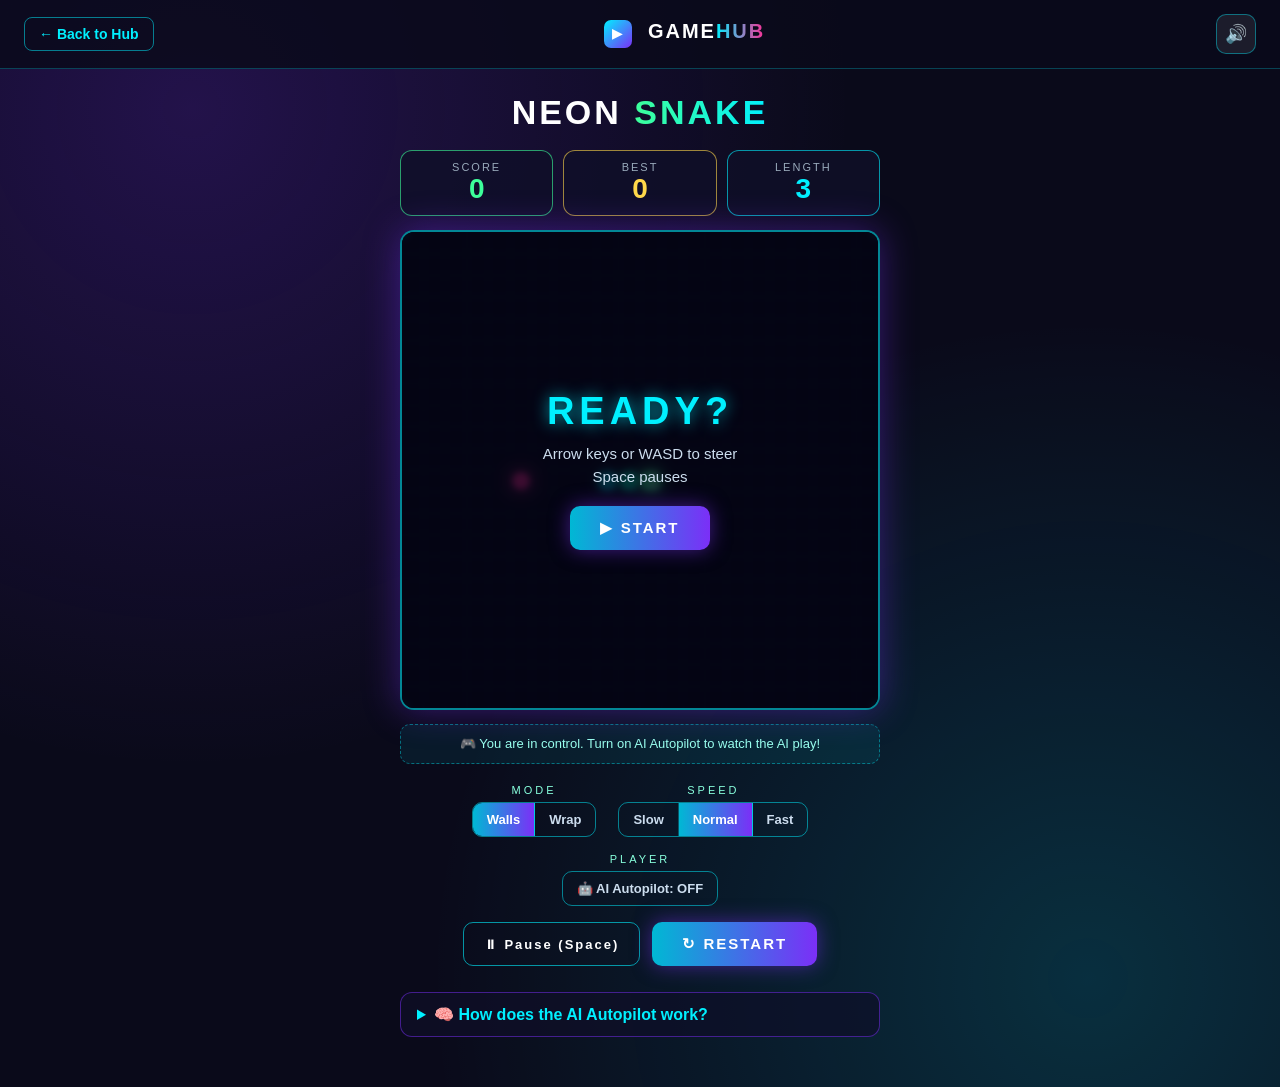
<file: games/snake.html>
<!DOCTYPE html>
<html lang="en">
<head>
  <meta charset="UTF-8">
  <meta name="viewport" content="width=device-width, initial-scale=1.0">
  <title>Snake | GameHub</title>
  <link rel="stylesheet" href="snake.css">
</head>
<body>

  <header class="topbar">
    <a class="back" href="../index.html">← Back to Hub</a>
    <div class="brand"><span class="logo">▶</span> GAME<b>HUB</b></div>
    <button id="sound-btn" class="icon-btn" title="Sound on/off">🔊</button>
  </header>

  <main class="game">
    <h1>NEON <span>SNAKE</span></h1>

    <div class="scoreboard">
      <div class="score you">
        <small>SCORE</small>
        <b id="score">0</b>
      </div>
      <div class="score best">
        <small>BEST</small>
        <b id="best">0</b>
      </div>
      <div class="score len">
        <small>LENGTH</small>
        <b id="length">3</b>
      </div>
    </div>

    <div id="stage" class="stage">
      <canvas id="canvas" width="440" height="440"></canvas>

      <div id="overlay" class="overlay">
        <h2 id="overlay-title">READY?</h2>
        <p id="overlay-sub">Arrow keys or WASD to steer</p>
        <button id="start-btn" class="btn">▶ START</button>
      </div>
    </div>

    <div id="ai-info" class="ai-info">🎮 You are in control. Turn on AI Autopilot to watch the AI play!</div>

    <div class="options">
      <div class="opt-group">
        <span class="opt-label">MODE</span>
        <div class="seg" id="mode-group">
          <button data-mode="walls" class="active">Walls</button>
          <button data-mode="wrap">Wrap</button>
        </div>
      </div>

      <div class="opt-group">
        <span class="opt-label">SPEED</span>
        <div class="seg" id="speed-group">
          <button data-speed="slow">Slow</button>
          <button data-speed="normal" class="active">Normal</button>
          <button data-speed="fast">Fast</button>
        </div>
      </div>

      <div class="opt-group">
        <span class="opt-label">PLAYER</span>
        <div class="seg">
          <button id="ai-btn">🤖 AI Autopilot: OFF</button>
        </div>
      </div>
    </div>

    <div class="actions">
      <button id="pause-btn" class="btn ghost">⏸ Pause (Space)</button>
      <button id="restart-btn" class="btn">↻ RESTART</button>
    </div>

    <!-- On-screen D-pad (shown on touch screens only) -->
    <div id="pad" class="pad">
      <button data-dir="up" class="up">▲</button>
      <button data-dir="left" class="left">◀</button>
      <button data-dir="right" class="right">▶</button>
      <button data-dir="down" class="down">▼</button>
    </div>

    <details class="how">
      <summary>🧠 How does the AI Autopilot work?</summary>
      <p>
        The AI uses <b>Breadth-First Search (BFS)</b>, a pathfinding
        algorithm. Every move it looks at the grid like a map, spreads
        outwards from the snake's head one step at a time and finds the
        <b>shortest safe path</b> to the food. Before it commits, it
        checks that after eating there is still a way to reach its own
        tail, so it never traps itself. If there is no safe path to the
        food, it follows its tail or picks the move with the most open
        space.
      </p>
    </details>
  </main>

  <script src="snake.js"></script>
</body>
</html>
</file>
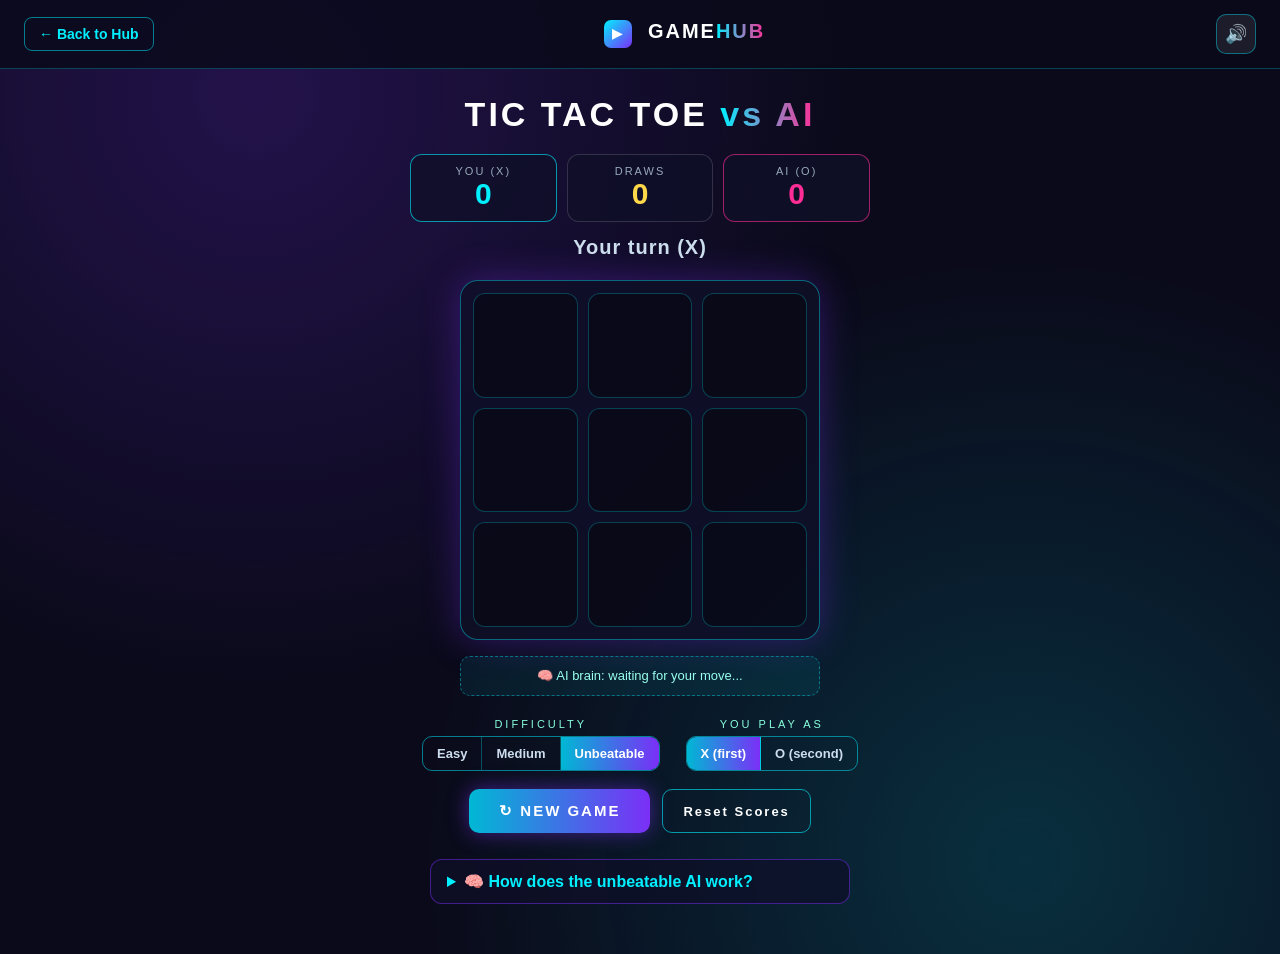
<file: games/tictactoe.html>
<!DOCTYPE html>
<html lang="en">
<head>
  <meta charset="UTF-8">
  <meta name="viewport" content="width=device-width, initial-scale=1.0">
  <title>Tic Tac Toe vs AI | GameHub</title>
  <link rel="stylesheet" href="tictactoe.css">
</head>
<body>

  <header class="topbar">
    <a class="back" href="../index.html">← Back to Hub</a>
    <div class="brand"><span class="logo">▶</span> GAME<b>HUB</b></div>
    <button id="sound-btn" class="icon-btn" title="Sound on/off">🔊</button>
  </header>

  <main class="game">
    <h1>TIC TAC TOE <span>vs AI</span></h1>

    <div class="scoreboard">
      <div class="score you">
        <small>YOU (<span id="you-mark">X</span>)</small>
        <b id="score-player">0</b>
      </div>
      <div class="score draw">
        <small>DRAWS</small>
        <b id="score-draw">0</b>
      </div>
      <div class="score ai">
        <small>AI (<span id="ai-mark">O</span>)</small>
        <b id="score-ai">0</b>
      </div>
    </div>

    <div id="status" class="status">Your turn</div>

    <div id="board" class="board">
      <button class="cell" data-i="0" aria-label="Cell 1"></button>
      <button class="cell" data-i="1" aria-label="Cell 2"></button>
      <button class="cell" data-i="2" aria-label="Cell 3"></button>
      <button class="cell" data-i="3" aria-label="Cell 4"></button>
      <button class="cell" data-i="4" aria-label="Cell 5"></button>
      <button class="cell" data-i="5" aria-label="Cell 6"></button>
      <button class="cell" data-i="6" aria-label="Cell 7"></button>
      <button class="cell" data-i="7" aria-label="Cell 8"></button>
      <button class="cell" data-i="8" aria-label="Cell 9"></button>
    </div>

    <div id="ai-info" class="ai-info">🧠 AI brain: waiting for your move...</div>

    <div class="options">
      <div class="opt-group">
        <span class="opt-label">DIFFICULTY</span>
        <div class="seg" id="level-group">
          <button data-level="easy">Easy</button>
          <button data-level="medium">Medium</button>
          <button data-level="hard" class="active">Unbeatable</button>
        </div>
      </div>

      <div class="opt-group">
        <span class="opt-label">YOU PLAY AS</span>
        <div class="seg" id="side-group">
          <button data-side="X" class="active">X (first)</button>
          <button data-side="O">O (second)</button>
        </div>
      </div>
    </div>

    <div class="actions">
      <button id="new-btn" class="btn">↻ NEW GAME</button>
      <button id="reset-btn" class="btn ghost">Reset Scores</button>
    </div>

    <details class="how">
      <summary>🧠 How does the unbeatable AI work?</summary>
      <p>
        The AI uses an algorithm called <b>Minimax</b>. Before it moves, it
        imagines every possible future of the game: its move, your reply,
        its next move, and so on until the game ends. It scores each ending
        (win, draw, loss) and picks the move that leads to the best result
        even if you play perfectly. It also uses <b>alpha-beta pruning</b>
        to skip branches that cannot matter, so it is fast. Because Tic Tac
        Toe is small, the AI can see everything, so the best you can get is
        a draw.
      </p>
    </details>
  </main>

  <script src="tictactoe.js"></script>
</body>
</html>
</file>
<file: games/snake.css>
* { margin: 0; padding: 0; box-sizing: border-box; }

html, body {
  min-height: 100%;
  background: #0a0a1a;
  font-family: 'Segoe UI', Arial, sans-serif;
  color: #fff;
}

body {
  min-height: 100vh;
  background:
    radial-gradient(circle at 15% 10%, rgba(123, 47, 247, 0.22), transparent 45%),
    radial-gradient(circle at 85% 90%, rgba(0, 240, 255, 0.16), transparent 45%),
    #0a0a1a;
}

/* ---------- Top bar ---------- */
.topbar {
  display: flex;
  align-items: center;
  justify-content: space-between;
  padding: 14px 24px;
  background: rgba(10, 10, 26, 0.85);
  border-bottom: 1px solid rgba(0, 240, 255, 0.25);
}

.back {
  color: #00f0ff;
  text-decoration: none;
  font-size: 14px;
  font-weight: 600;
  padding: 8px 14px;
  border: 1px solid rgba(0, 240, 255, 0.5);
  border-radius: 8px;
  transition: background 0.2s;
}
.back:hover { background: rgba(0, 240, 255, 0.15); }

.brand { font-size: 20px; font-weight: 800; letter-spacing: 2px; }
.brand b {
  background: linear-gradient(90deg, #00f0ff, #ff2d95);
  -webkit-background-clip: text;
  background-clip: text;
  -webkit-text-fill-color: transparent;
}
.logo {
  display: inline-block;
  width: 28px;
  height: 28px;
  line-height: 28px;
  margin-right: 8px;
  text-align: center;
  font-size: 13px;
  border-radius: 7px;
  background: linear-gradient(135deg, #00f0ff, #7b2ff7);
}

.icon-btn {
  width: 40px;
  height: 40px;
  font-size: 18px;
  cursor: pointer;
  color: #fff;
  background: rgba(255, 255, 255, 0.08);
  border: 1px solid rgba(0, 240, 255, 0.4);
  border-radius: 10px;
}
.icon-btn:hover { background: rgba(0, 240, 255, 0.15); }

/* ---------- Main layout ---------- */
.game {
  width: min(480px, 94vw);
  margin: 0 auto;
  padding: 24px 0 50px;
  text-align: center;
}

.game h1 {
  font-size: 34px;
  font-weight: 900;
  letter-spacing: 3px;
}
.game h1 span {
  background: linear-gradient(90deg, #3dff9a, #00f0ff);
  -webkit-background-clip: text;
  background-clip: text;
  -webkit-text-fill-color: transparent;
}

/* ---------- Scoreboard ---------- */
.scoreboard {
  display: grid;
  grid-template-columns: 1fr 1fr 1fr;
  gap: 10px;
  margin: 18px 0 14px;
}
.score {
  padding: 10px 6px;
  background: rgba(15, 15, 40, 0.8);
  border: 1px solid rgba(255, 255, 255, 0.15);
  border-radius: 12px;
}
.score small {
  display: block;
  font-size: 11px;
  letter-spacing: 2px;
  color: #9ab;
}
.score b { font-size: 28px; font-weight: 800; }
.score.you { border-color: rgba(61, 255, 154, 0.6); }
.score.you b { color: #3dff9a; }
.score.best { border-color: rgba(255, 216, 74, 0.6); }
.score.best b { color: #ffd84a; }
.score.len { border-color: rgba(0, 240, 255, 0.6); }
.score.len b { color: #00f0ff; }

/* ---------- Game stage ---------- */
.stage {
  position: relative;
  width: 100%;
  border: 2px solid rgba(0, 240, 255, 0.55);
  border-radius: 14px;
  overflow: hidden;
  background: #070716;
  box-shadow: 0 0 36px rgba(123, 47, 247, 0.4);
}
.stage.wrap-mode { border-style: dashed; border-color: rgba(255, 45, 149, 0.7); }

#canvas {
  display: block;
  width: 100%;
  height: auto;
  aspect-ratio: 1 / 1;
  touch-action: none;
}

/* ---------- Overlay (start / pause / game over) ---------- */
.overlay {
  position: absolute;
  inset: 0;
  display: flex;
  flex-direction: column;
  align-items: center;
  justify-content: center;
  gap: 10px;
  padding: 20px;
  background: rgba(5, 5, 20, 0.78);
  backdrop-filter: blur(3px);
}
.overlay.hidden { display: none; }
.overlay h2 {
  font-size: 38px;
  font-weight: 900;
  letter-spacing: 5px;
  color: #00f0ff;
  text-shadow: 0 0 16px rgba(0, 240, 255, 0.7);
}
.overlay h2.over { color: #ff2d95; text-shadow: 0 0 16px rgba(255, 45, 149, 0.7); }
.overlay p { color: #cde; font-size: 15px; margin-bottom: 8px; white-space: pre-line; line-height: 1.5; }

/* ---------- AI info ---------- */
.ai-info {
  margin: 14px auto 0;
  padding: 10px 14px;
  font-size: 13px;
  line-height: 1.4;
  color: #9fe;
  background: rgba(0, 240, 255, 0.07);
  border: 1px dashed rgba(0, 240, 255, 0.4);
  border-radius: 10px;
}

/* ---------- Options ---------- */
.options {
  display: flex;
  flex-wrap: wrap;
  justify-content: center;
  gap: 16px 22px;
  margin: 20px 0 8px;
}
.opt-group { display: flex; flex-direction: column; gap: 6px; align-items: center; }
.opt-label { font-size: 11px; letter-spacing: 3px; color: #8fd; }

.seg {
  display: flex;
  border: 1px solid rgba(0, 240, 255, 0.5);
  border-radius: 10px;
  overflow: hidden;
}
.seg button {
  padding: 9px 14px;
  font-family: inherit;
  font-size: 13px;
  font-weight: 700;
  cursor: pointer;
  color: #cde;
  background: transparent;
  border: none;
  border-right: 1px solid rgba(0, 240, 255, 0.3);
}
.seg button:last-child { border-right: none; }
.seg button:hover { background: rgba(0, 240, 255, 0.12); }
.seg button.active {
  color: #fff;
  background: linear-gradient(90deg, #00b8d4, #7b2ff7);
}
#ai-btn.active {
  background: linear-gradient(90deg, #ff2d95, #7b2ff7);
  box-shadow: 0 0 14px rgba(255, 45, 149, 0.6);
}

/* ---------- Buttons ---------- */
.actions {
  display: flex;
  justify-content: center;
  flex-wrap: wrap;
  gap: 12px;
  margin-top: 16px;
}
.btn {
  padding: 13px 30px;
  font-family: inherit;
  font-size: 15px;
  font-weight: 800;
  letter-spacing: 2px;
  color: #fff;
  cursor: pointer;
  border: none;
  border-radius: 10px;
  background: linear-gradient(90deg, #00b8d4, #7b2ff7);
  box-shadow: 0 0 20px rgba(123, 47, 247, 0.5);
  transition: transform 0.15s;
}
.btn:hover { transform: scale(1.05); }
.btn.ghost {
  background: transparent;
  border: 1px solid rgba(0, 240, 255, 0.6);
  box-shadow: none;
  font-size: 13px;
  padding: 11px 20px;
}
.btn.ghost:hover { background: rgba(0, 240, 255, 0.12); }

/* ---------- On-screen D-pad (touch devices only) ---------- */
.pad {
  display: none;
  grid-template-columns: repeat(3, 64px);
  grid-template-rows: repeat(3, 64px);
  grid-template-areas:
    ". up ."
    "left . right"
    ". down .";
  gap: 6px;
  justify-content: center;
  margin: 22px auto 0;
}
.pad button {
  font-size: 24px;
  color: #00f0ff;
  cursor: pointer;
  background: rgba(15, 15, 40, 0.85);
  border: 1px solid rgba(0, 240, 255, 0.5);
  border-radius: 14px;
  touch-action: manipulation;
}
.pad button:active { background: rgba(0, 240, 255, 0.25); }
.pad .up { grid-area: up; }
.pad .left { grid-area: left; }
.pad .right { grid-area: right; }
.pad .down { grid-area: down; }

@media (hover: none) and (pointer: coarse) {
  .pad { display: grid; }
}

/* ---------- How it works ---------- */
.how {
  margin: 26px auto 0;
  text-align: left;
  background: rgba(15, 15, 40, 0.7);
  border: 1px solid rgba(123, 47, 247, 0.5);
  border-radius: 12px;
}
.how summary {
  padding: 12px 16px;
  cursor: pointer;
  font-weight: 700;
  color: #00f0ff;
}
.how p {
  padding: 0 16px 16px;
  font-size: 14px;
  line-height: 1.6;
  color: #cde;
}
.how b { color: #fff; }

/* ---------- Phone ---------- */
@media (max-width: 480px) {
  .topbar { padding: 10px 12px; }
  .brand { font-size: 16px; }
  .game h1 { font-size: 26px; }
  .overlay h2 { font-size: 28px; }
}
</file>
<file: games/tictactoe.css>
* { margin: 0; padding: 0; box-sizing: border-box; }

html, body {
  min-height: 100%;
  background: #0a0a1a;
  font-family: 'Segoe UI', Arial, sans-serif;
  color: #fff;
}

body {
  min-height: 100vh;
  background:
    radial-gradient(circle at 20% 10%, rgba(123, 47, 247, 0.22), transparent 45%),
    radial-gradient(circle at 80% 90%, rgba(0, 240, 255, 0.16), transparent 45%),
    #0a0a1a;
}

/* ---------- Top bar ---------- */
.topbar {
  display: flex;
  align-items: center;
  justify-content: space-between;
  padding: 14px 24px;
  background: rgba(10, 10, 26, 0.85);
  border-bottom: 1px solid rgba(0, 240, 255, 0.25);
}

.back {
  color: #00f0ff;
  text-decoration: none;
  font-size: 14px;
  font-weight: 600;
  padding: 8px 14px;
  border: 1px solid rgba(0, 240, 255, 0.5);
  border-radius: 8px;
  transition: background 0.2s;
}
.back:hover { background: rgba(0, 240, 255, 0.15); }

.brand { font-size: 20px; font-weight: 800; letter-spacing: 2px; }
.brand b {
  background: linear-gradient(90deg, #00f0ff, #ff2d95);
  -webkit-background-clip: text;
  background-clip: text;
  -webkit-text-fill-color: transparent;
}
.logo {
  display: inline-block;
  width: 28px;
  height: 28px;
  line-height: 28px;
  margin-right: 8px;
  text-align: center;
  font-size: 13px;
  border-radius: 7px;
  background: linear-gradient(135deg, #00f0ff, #7b2ff7);
}

.icon-btn {
  width: 40px;
  height: 40px;
  font-size: 18px;
  cursor: pointer;
  color: #fff;
  background: rgba(255, 255, 255, 0.08);
  border: 1px solid rgba(0, 240, 255, 0.4);
  border-radius: 10px;
}
.icon-btn:hover { background: rgba(0, 240, 255, 0.15); }

/* ---------- Main layout ---------- */
.game {
  width: min(460px, 94vw);
  margin: 0 auto;
  padding: 26px 0 50px;
  text-align: center;
}

.game h1 {
  font-size: 34px;
  font-weight: 900;
  letter-spacing: 3px;
}
.game h1 span {
  background: linear-gradient(90deg, #00f0ff, #ff2d95);
  -webkit-background-clip: text;
  background-clip: text;
  -webkit-text-fill-color: transparent;
}

/* ---------- Scoreboard ---------- */
.scoreboard {
  display: grid;
  grid-template-columns: 1fr 1fr 1fr;
  gap: 10px;
  margin: 20px 0 14px;
}
.score {
  padding: 10px 6px;
  background: rgba(15, 15, 40, 0.8);
  border: 1px solid rgba(255, 255, 255, 0.15);
  border-radius: 12px;
}
.score small {
  display: block;
  font-size: 11px;
  letter-spacing: 2px;
  color: #9ab;
}
.score b { font-size: 30px; font-weight: 800; }
.score.you { border-color: rgba(0, 240, 255, 0.6); }
.score.you b { color: #00f0ff; }
.score.ai { border-color: rgba(255, 45, 149, 0.6); }
.score.ai b { color: #ff2d95; }
.score.draw b { color: #ffd84a; }

/* ---------- Status ---------- */
.status {
  min-height: 30px;
  margin-bottom: 14px;
  font-size: 20px;
  font-weight: 700;
  letter-spacing: 1px;
  color: #cde;
}
.status.win  { color: #3dff9a; text-shadow: 0 0 14px rgba(61, 255, 154, 0.7); }
.status.lose { color: #ff2d95; text-shadow: 0 0 14px rgba(255, 45, 149, 0.7); }
.status.draw { color: #ffd84a; text-shadow: 0 0 14px rgba(255, 216, 74, 0.6); }

/* ---------- Board ---------- */
.board {
  width: min(360px, 90vw);
  margin: 0 auto;
  display: grid;
  grid-template-columns: repeat(3, 1fr);
  gap: 10px;
  padding: 12px;
  background: rgba(15, 15, 40, 0.8);
  border: 1px solid rgba(0, 240, 255, 0.4);
  border-radius: 18px;
  box-shadow: 0 0 36px rgba(123, 47, 247, 0.35);
}
.board.locked { pointer-events: none; }

.cell {
  aspect-ratio: 1;
  font-family: inherit;
  font-size: clamp(44px, 14vw, 68px);
  font-weight: 900;
  line-height: 1;
  cursor: pointer;
  color: #fff;
  background: rgba(0, 0, 0, 0.35);
  border: 1px solid rgba(0, 240, 255, 0.25);
  border-radius: 12px;
  transition: background 0.15s, transform 0.15s, box-shadow 0.15s;
}
.cell:hover:not(.x):not(.o) {
  background: rgba(0, 240, 255, 0.12);
  transform: scale(1.04);
}
.cell.x, .cell.o { cursor: default; animation: pop 0.25s ease-out; }
.cell.x { color: #00f0ff; text-shadow: 0 0 16px rgba(0, 240, 255, 0.9); }
.cell.o { color: #ff2d95; text-shadow: 0 0 16px rgba(255, 45, 149, 0.9); }
.cell.last { border-color: #ffd84a; }
.cell.win {
  background: rgba(61, 255, 154, 0.2);
  border-color: #3dff9a;
  box-shadow: 0 0 20px rgba(61, 255, 154, 0.7);
  animation: pulse 0.8s infinite alternate;
}

@keyframes pop {
  from { transform: scale(0.3); opacity: 0; }
  to   { transform: scale(1); opacity: 1; }
}
@keyframes pulse {
  from { transform: scale(1); }
  to   { transform: scale(1.06); }
}

/* ---------- AI info ---------- */
.ai-info {
  margin: 16px auto 0;
  padding: 10px 14px;
  width: min(360px, 90vw);
  font-size: 13px;
  line-height: 1.4;
  color: #9fe;
  background: rgba(0, 240, 255, 0.07);
  border: 1px dashed rgba(0, 240, 255, 0.4);
  border-radius: 10px;
}

/* ---------- Options ---------- */
.options {
  display: flex;
  flex-wrap: wrap;
  justify-content: center;
  gap: 18px 26px;
  margin: 22px 0 8px;
}
.opt-group { display: flex; flex-direction: column; gap: 6px; align-items: center; }
.opt-label { font-size: 11px; letter-spacing: 3px; color: #8fd; }

.seg {
  display: flex;
  border: 1px solid rgba(0, 240, 255, 0.5);
  border-radius: 10px;
  overflow: hidden;
}
.seg button {
  padding: 9px 14px;
  font-family: inherit;
  font-size: 13px;
  font-weight: 700;
  cursor: pointer;
  color: #cde;
  background: transparent;
  border: none;
  border-right: 1px solid rgba(0, 240, 255, 0.3);
}
.seg button:last-child { border-right: none; }
.seg button:hover { background: rgba(0, 240, 255, 0.12); }
.seg button.active {
  color: #fff;
  background: linear-gradient(90deg, #00b8d4, #7b2ff7);
}

/* ---------- Buttons ---------- */
.actions {
  display: flex;
  justify-content: center;
  flex-wrap: wrap;
  gap: 12px;
  margin-top: 18px;
}
.btn {
  padding: 13px 30px;
  font-family: inherit;
  font-size: 15px;
  font-weight: 800;
  letter-spacing: 2px;
  color: #fff;
  cursor: pointer;
  border: none;
  border-radius: 10px;
  background: linear-gradient(90deg, #00b8d4, #7b2ff7);
  box-shadow: 0 0 20px rgba(123, 47, 247, 0.5);
  transition: transform 0.15s;
}
.btn:hover { transform: scale(1.05); }
.btn.ghost {
  background: transparent;
  border: 1px solid rgba(0, 240, 255, 0.6);
  box-shadow: none;
  font-size: 13px;
  padding: 11px 20px;
}
.btn.ghost:hover { background: rgba(0, 240, 255, 0.12); }

/* ---------- How it works ---------- */
.how {
  margin: 26px auto 0;
  width: min(420px, 94vw);
  text-align: left;
  background: rgba(15, 15, 40, 0.7);
  border: 1px solid rgba(123, 47, 247, 0.5);
  border-radius: 12px;
}
.how summary {
  padding: 12px 16px;
  cursor: pointer;
  font-weight: 700;
  color: #00f0ff;
}
.how p {
  padding: 0 16px 16px;
  font-size: 14px;
  line-height: 1.6;
  color: #cde;
}
.how b { color: #fff; }

/* ---------- Phone ---------- */
@media (max-width: 480px) {
  .topbar { padding: 10px 12px; }
  .brand { font-size: 16px; }
  .game h1 { font-size: 26px; }
}
</file>
